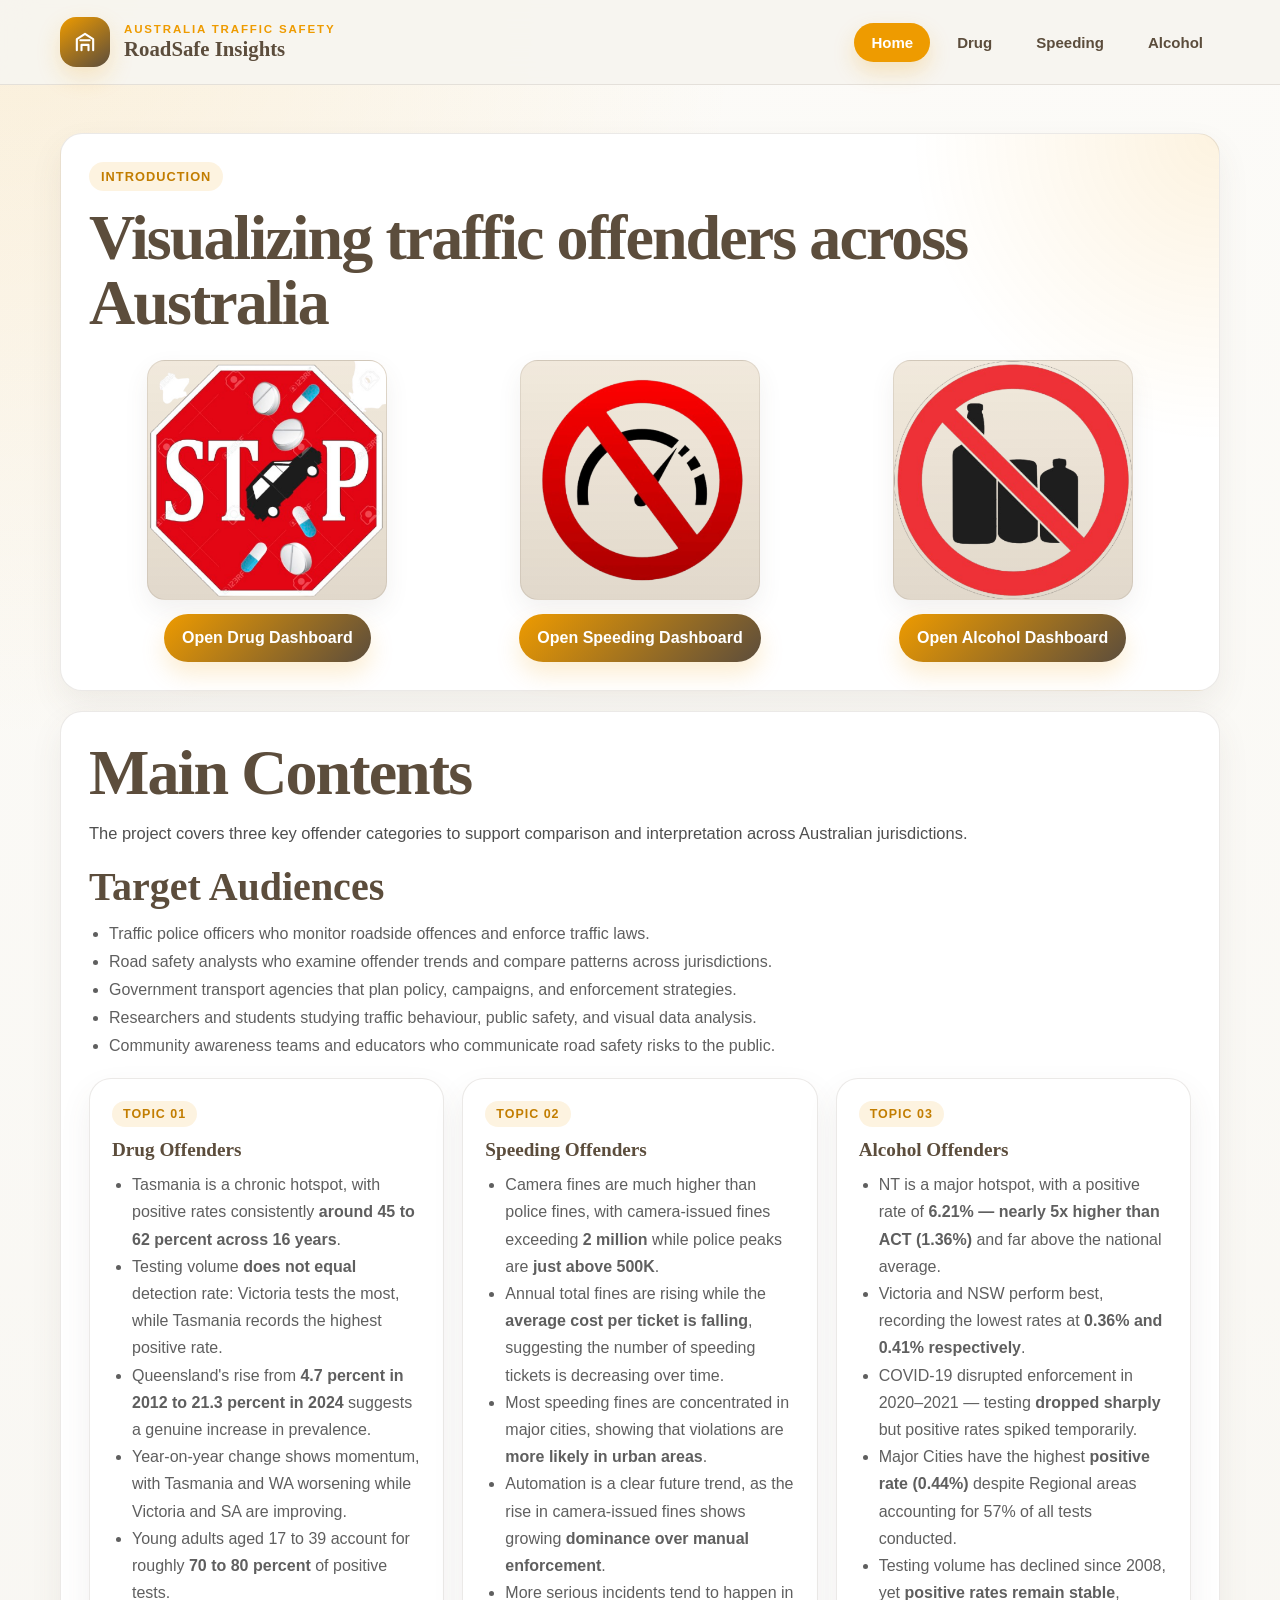
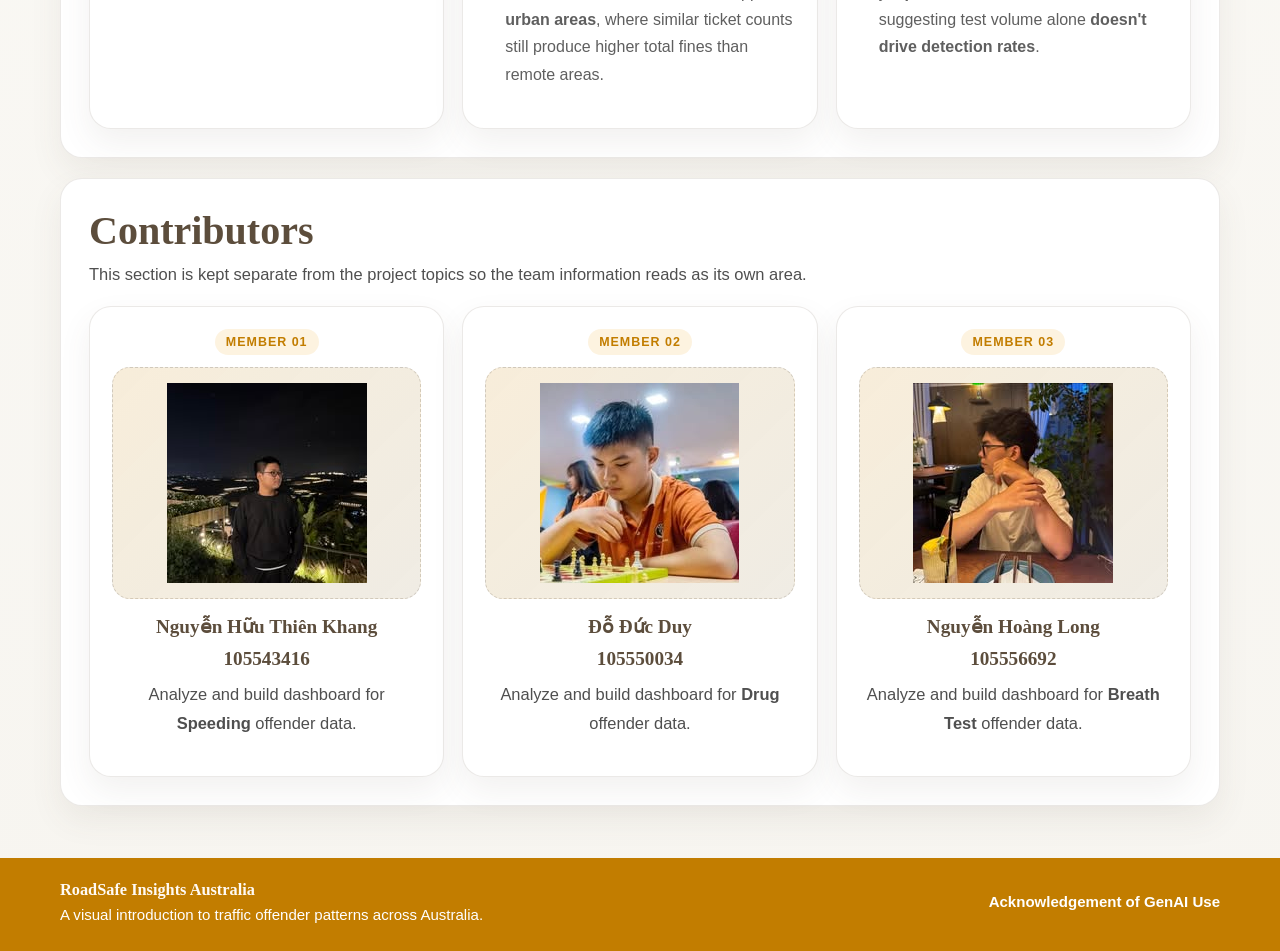
<file: index.html>
﻿<!DOCTYPE html>
<html lang="en">
<head>
  <meta charset="UTF-8" />
  <meta name="viewport" content="width=device-width, initial-scale=1.0" />
  <title>RoadSafe Insights Australia</title>
  <style>
    :root {
      --primary-color: #EE9B00;
      --primary-dark: #c27d00;
      --secondary-color: #5C4D3C;
      --body-bg: #F7F5F0;
      --card-bg: #FFFFFF;
      --text-color: #3D3D3D;
      --light-text: #7a7a7a;
      --line: rgba(92, 77, 60, 0.12);
      --shadow: 0 14px 32px rgba(92, 77, 60, 0.08);
      --radius: 22px;
    }

    * {
      box-sizing: border-box;
    }

    body {
      margin: 0;
      color: var(--text-color);
      font-family: "Segoe UI", Tahoma, Geneva, Verdana, sans-serif;
      background:
        radial-gradient(circle at top left, rgba(238, 155, 0, 0.12), transparent 26%),
        linear-gradient(180deg, #fcfbf8 0%, var(--body-bg) 100%);
    }

    a {
      color: inherit;
      text-decoration: none;
    }

    .site-header {
      position: sticky;
      top: 0;
      z-index: 20;
      background: rgba(247, 245, 240, 0.94);
      backdrop-filter: blur(16px);
      border-bottom: 1px solid var(--line);
    }

    .header-inner,
    .section-inner,
    .footer-inner {
      width: min(1160px, calc(100% - 40px));
      margin: 0 auto;
    }

    .header-inner {
      min-height: 84px;
      display: flex;
      align-items: center;
      justify-content: space-between;
      gap: 20px;
      padding: 12px 0;
    }

    .brand {
      display: flex;
      align-items: center;
      gap: 14px;
    }

    .logo-mark {
      width: 50px;
      height: 50px;
      flex: 0 0 auto;
      display: grid;
      place-items: center;
      border-radius: 16px;
      color: #fff;
      background: linear-gradient(145deg, var(--primary-color) 0%, var(--secondary-color) 100%);
      box-shadow: 0 10px 24px rgba(238, 155, 0, 0.2);
    }

    .logo-mark svg {
      width: 28px;
      height: 28px;
    }

    .brand-kicker {
      margin: 0 0 2px;
      font-size: 0.72rem;
      letter-spacing: 0.16em;
      text-transform: uppercase;
      color: var(--primary-color);
      font-weight: 700;
    }

    .brand-title {
      margin: 0;
      font-size: 1.3rem;
      font-family: Georgia, "Times New Roman", serif;
      color: var(--secondary-color);
    }

    .site-nav {
      display: flex;
      flex-wrap: wrap;
      gap: 10px;
    }

    .nav-link {
      padding: 10px 16px;
      border-radius: 999px;
      font-size: 0.94rem;
      font-weight: 700;
      color: var(--secondary-color);
      border: 1px solid transparent;
      transition: 0.2s ease;
    }

    .nav-link:hover,
    .nav-link:focus-visible {
      background: rgba(255, 255, 255, 0.7);
      border-color: var(--line);
    }

    .nav-link.active {
      color: #fff;
      background: var(--primary-color);
      box-shadow: 0 10px 22px rgba(238, 155, 0, 0.22);
    }

    main {
      padding: 28px 0 24px;
    }

    .section {
      padding-top: 20px;
    }

    .section-panel,
    .topic-card,
    .member-card {
      background: var(--card-bg);
      border: 1px solid var(--line);
      border-radius: var(--radius);
      box-shadow: var(--shadow);
    }

    .section-panel {
      padding: 28px;
    }

    .intro-panel {
      background:
        radial-gradient(circle at top right, rgba(238, 155, 0, 0.12), transparent 24%),
        var(--card-bg);
    }

    .intro-showcase {
      display: grid;
      grid-template-columns: repeat(3, minmax(0, 1fr));
      gap: 16px;
      margin-top: 24px;
    }

    .intro-showcase-item {
      display: grid;
      justify-items: center;
      gap: 14px;
    }

    .intro-media-card {
      width: min(100%, 240px);
      overflow: hidden;
      min-height: 150px;
      border-radius: 18px;
      border: 1px solid var(--line);
      background:
        linear-gradient(180deg, rgba(92, 77, 60, 0.02) 0%, rgba(92, 77, 60, 0.12) 100%),
        #f4ecdf;
      box-shadow: 0 10px 24px rgba(92, 77, 60, 0.08);
    }

    .intro-media-card img {
      width: 100%;
      height: 100%;
      object-fit: cover;
      display: block;
    }

    .intro-kicker,
    .topic-tag,
    .member-role {
      display: inline-flex;
      width: fit-content;
      padding: 7px 12px;
      border-radius: 999px;
      background: rgba(238, 155, 0, 0.12);
      color: var(--primary-dark);
      font-size: 0.8rem;
      font-weight: 700;
      letter-spacing: 0.08em;
      text-transform: uppercase;
    }

    .intro-kicker {
      margin-bottom: 14px;
    }

    h1,
    h2,
    h3,
    p {
      margin-top: 0;
    }

    h1 {
      margin-bottom: 14px;
      font-size: clamp(2.35rem, 5vw, 4rem);
      line-height: 1.02;
      letter-spacing: -0.03em;
      font-family: Georgia, "Times New Roman", serif;
      color: var(--secondary-color);
    }

    .intro-panel p,
    .section-heading p,
    .topic-card p,
    .member-card p {
      color: #5f5f5f;
      line-height: 1.75;
    }

    .audience-list {
      margin: 10px 0 0;
      padding-left: 20px;
      color: #5f5f5f;
      font-weight: 500;
      line-height: 1.75;
    }

    .topic-insight-list {
      margin: 0 0 18px;
      padding-left: 20px;
      color: #5f5f5f;
      font-weight: 500;
      line-height: 1.7;
    }

    .intro-actions {
      display: contents;
    }

    .button {
      display: inline-flex;
      align-items: center;
      justify-content: center;
      min-height: 48px;
      padding: 0 18px;
      border-radius: 999px;
      font-weight: 700;
      transition: transform 0.2s ease, box-shadow 0.2s ease;
    }

    .button:hover,
    .button:focus-visible {
      transform: translateY(-2px);
    }

    .button-primary {
      color: #fff;
      background: linear-gradient(135deg, var(--primary-color) 0%, var(--secondary-color) 100%);
      box-shadow: 0 12px 24px rgba(238, 155, 0, 0.18);
    }

    .button-secondary {
      color: var(--secondary-color);
      background: #fff;
      border: 1px solid var(--line);
    }

    .section-heading {
      margin-bottom: 18px;
    }

    .section-heading p {
      color: #4f4f4f;
      font-weight: 500;
      font-size: 1.03rem;
      line-height: 1.7;
    }

    .section-heading h2 {
      margin-bottom: 6px;
      font-size: 2.5rem;
      color: var(--secondary-color);
      font-family: Georgia, "Times New Roman", serif;
    }

    .topics-grid,
    .members-grid {
      display: grid;
      grid-template-columns: repeat(3, minmax(0, 1fr));
      gap: 18px;
    }

    .topic-card,
    .member-card {
      padding: 22px;
      min-height: 200px;
    }

    .member-card {
      display: flex;
      flex-direction: column;
      align-items: center;
    }

    .member-photo-slot {
      width: 100%;
      aspect-ratio: 4 / 3;
      margin-bottom: 16px;
      border: 1px dashed rgba(92, 77, 60, 0.22);
      border-radius: 18px;
      background:
        linear-gradient(135deg, rgba(238, 155, 0, 0.08), rgba(92, 77, 60, 0.05)),
        #f8f4ed;
      display: grid;
      place-items: center;
      color: #8f7f6b;
      font-size: 0.84rem;
      font-weight: 700;
      letter-spacing: 0.06em;
      text-transform: uppercase;
    }

    .topic-tag,
    .member-role {
      margin-bottom: 12px;
      padding: 6px 11px;
      font-size: 0.78rem;
    }

    .topic-card h3,
    .member-card h3 {
      margin-bottom: 10px;
      font-size: 1.2rem;
      color: var(--secondary-color);
      font-family: Georgia, "Times New Roman", serif;
    }

    .member-card h3,
    .member-card p {
      text-align: center;
    }

    .member-card p {
      color: #4f4f4f;
      font-size: 1.03rem;
      font-weight: 500;
    }

    .topic-card p {
      margin-bottom: 18px;
      flex: 1;
    }

    .card-link {
      font-weight: 700;
      color: var(--primary-color);
    }

    .card-link.disabled {
      color: #9a958d;
      pointer-events: none;
    }

    .site-footer {
      margin-top: 28px;
      background: var(--primary-dark);
      color: #fffaf4;
    }

    .footer-inner {
      padding: 22px 0 28px;
      display: flex;
      justify-content: space-between;
      gap: 20px;
      align-items: center;
    }

    .footer-title {
      margin: 0 0 6px;
      font-size: 1.02rem;
      font-family: Georgia, "Times New Roman", serif;
      font-weight: 700;
    }

    .footer-note {
      font-size: 0.94rem;
      color: #ffffff;
      font-weight: 400;
    }

    .footer-inner > .footer-note {
      font-weight: 700;
    }

    @media (max-width: 980px) {
      .intro-showcase,
      .topics-grid,
      .members-grid {
        grid-template-columns: 1fr;
      }

      .header-inner,
      .footer-inner {
        flex-direction: column;
        align-items: flex-start;
      }

      .site-nav {
        width: 100%;
        justify-content: flex-start;
      }
    }

    @media (max-width: 640px) {
      .header-inner,
      .section-inner,
      .footer-inner {
        width: min(100% - 28px, 1160px);
      }

      .section-panel,
      .topic-card,
      .member-card {
        padding: 20px;
      }

      .site-nav {
        gap: 8px;
      }

      .nav-link {
        width: 100%;
        text-align: center;
      }

      .intro-media-card {
        width: min(100%, 280px);
        min-height: 170px;
      }

      h1 {
        font-size: clamp(2rem, 12vw, 3.1rem);
      }
    }
  </style>
</head>
<body>
  <header class="site-header">
    <div class="header-inner">
      <a class="brand" href="./index.html">
        <div class="logo-mark" aria-hidden="true">
          <svg viewBox="0 0 24 24" fill="none">
            <path d="M5 19V9.5L12 5l7 4.5V19" stroke="currentColor" stroke-width="1.8" stroke-linecap="round" stroke-linejoin="round" />
            <path d="M9 19v-4.5h6V19" stroke="currentColor" stroke-width="1.8" stroke-linecap="round" stroke-linejoin="round" />
            <path d="M8 10.5h8" stroke="currentColor" stroke-width="1.8" stroke-linecap="round" />
          </svg>
        </div>
        <div>
          <p class="brand-kicker">Australia Traffic Safety</p>
          <h2 class="brand-title">RoadSafe Insights</h2>
        </div>
      </a>

      <nav class="site-nav" aria-label="Primary navigation">
        <a class="nav-link active" href="./index.html">Home</a>
        <a class="nav-link" href="./Drug/drug_dashboard.html">Drug</a>
        <a class="nav-link" href="./Speeding/speeding_dashboard.html">Speeding</a>
        <a class="nav-link" href="./breath/breath_dashboard.html">Alcohol</a>

      </nav>
    </div>
  </header>

  <main>
    <section class="section">
      <div class="section-inner">
        <div class="section-panel intro-panel">
          <div class="intro-kicker">Introduction</div>
          <h1>Visualizing traffic offenders across Australia</h1>
          <div class="intro-showcase" aria-label="Project topic previews">
            <div class="intro-showcase-item">
              <div class="intro-media-card">
                <img src="./images/drug.png" alt="Preview image for the drug offender dashboard" />
              </div>
              <a class="button button-primary" href="./Drug/drug_dashboard.html">Open Drug Dashboard</a>
            </div>
            <div class="intro-showcase-item">
              <div class="intro-media-card">
                <img src="./images/speeding.png" alt="Preview image for the speeding offender dashboard" />
              </div>
              <a class="button button-primary" href="./Speeding/speeding_dashboard.html">Open Speeding Dashboard</a>
            </div>
            <div class="intro-showcase-item">
              <div class="intro-media-card">
                <img src="./images/alcohol.png" alt="Preview image for the alcohol offender dashboard" />
              </div>
              <a class="button button-primary" href="./breath/breath_dashboard.html">Open Alcohol Dashboard</a>
            </div>
          </div>
        </div>
      </div>
    </section>

    <section class="section">
      <div class="section-inner">
        <div class="section-panel">
          <div class="section-heading">
            <h1>Main Contents</h1>
            <p>The project covers three key offender categories to support comparison and interpretation across Australian jurisdictions.</p>
            <h2>Target Audiences</h2>
            <ul class="audience-list">
              <li>Traffic police officers who monitor roadside offences and enforce traffic laws.</li>
              <li>Road safety analysts who examine offender trends and compare patterns across jurisdictions.</li>
              <li>Government transport agencies that plan policy, campaigns, and enforcement strategies.</li>
              <li>Researchers and students studying traffic behaviour, public safety, and visual data analysis.</li>
              <li>Community awareness teams and educators who communicate road safety risks to the public.</li>
            </ul>
          </div>

          <div class="topics-grid">
            <article class="topic-card">
              <div class="topic-tag">Topic 01</div>
              <h3>Drug Offenders</h3>
              <ul class="topic-insight-list">
                <li>Tasmania is a chronic hotspot, with positive rates consistently <strong>around 45 to 62 percent across 16 years</strong>.</li>
                <li>Testing volume <strong>does not equal</strong> detection rate: Victoria tests the most, while Tasmania records the highest positive rate.</li>
                <li>Queensland's rise from <strong>4.7 percent in 2012 to 21.3 percent in 2024</strong> suggests a genuine increase in prevalence.</li>
                <li>Year-on-year change shows momentum, with Tasmania and WA worsening while Victoria and SA are improving.</li>
                <li>Young adults aged 17 to 39 account for roughly <strong>70 to 80 percent</strong> of positive tests.</li>
              </ul>
            </article>

            <article class="topic-card">
              <div class="topic-tag">Topic 02</div>
              <h3>Speeding Offenders</h3>
              <ul class="topic-insight-list">
                <li>Camera fines are much higher than police fines, with camera-issued fines exceeding <strong>2 million</strong> while police peaks are <strong>just above 500K</strong>.</li>
                <li>Annual total fines are rising while the <strong>average cost per ticket is falling</strong>, suggesting the number of speeding tickets is decreasing over time.</li>
                <li>Most speeding fines are concentrated in major cities, showing that violations are <strong>more likely in urban areas</strong>.</li>
                <li>Automation is a clear future trend, as the rise in camera-issued fines shows growing <strong>dominance over manual enforcement</strong>.</li>
                <li>More serious incidents tend to happen in <strong>urban areas</strong>, where similar ticket counts still produce higher total fines than remote areas.</li>
              </ul>
            </article>

            <article class="topic-card">
              <div class="topic-tag">Topic 03</div>
              <h3>Alcohol Offenders</h3>
              <ul class="topic-insight-list">
                <li>NT is a major hotspot, with a positive rate of <strong>6.21% — nearly 5x higher than ACT (1.36%)</strong> and far above the national average.</li>
                <li>Victoria and NSW perform best, recording the lowest rates at <strong>0.36% and 0.41% respectively</strong>.</li>
                <li>COVID-19 disrupted enforcement in 2020–2021 — testing <strong>dropped sharply</strong> but positive rates spiked temporarily.</li>
                <li>Major Cities have the highest <strong>positive rate (0.44%)</strong> despite Regional areas accounting for 57% of all tests conducted.</li>
                <li>Testing volume has declined since 2008, yet <strong>positive rates remain stable</strong>, suggesting test volume alone <strong>doesn't drive detection rates</strong>.</li>
              </ul>
            </article>
          </div>
        </div>
      </div>
    </section>

    <section class="section">
      <div class="section-inner">
        <div class="section-panel">
          <div class="section-heading">
            <h2>Contributors</h2>
            <p>This section is kept separate from the project topics so the team information reads as its own area.</p>
          </div>

          <div class="members-grid">
            <article class="member-card">
              <div class="member-role">Member 01</div>
              <div class="member-photo-slot">
                <img src="images/khang.jpg" alt="Khang">
              </div>
              <h3>Nguyễn Hữu Thiên Khang</h3> 
              <h3>105543416</h3>
              <p>Analyze and build dashboard for <strong>Speeding</strong> offender data.</p>
            </article>

            <article class="member-card">
              <div class="member-role">Member 02</div>
              <div class="member-photo-slot">
                <img src="images/duy.jpg" alt="Duy">
              </div>
              <h3>Đỗ Đức Duy</h3> 
              <h3>105550034</h3>
              <p>Analyze and build dashboard for <strong>Drug</strong> offender data.</p>
            </article>

            <article class="member-card">
              <div class="member-role">Member 03</div>
              <div class="member-photo-slot">
                <img src="images/long.jpg" alt="Long">
              </div>
              <h3>Nguyễn Hoàng Long</h3> 
              <h3>105556692</h3>
              <p>Analyze and build dashboard for <strong>Breath Test</strong> offender data.</p>
            </article>
          </div>
        </div>
      </div>
    </section>
  </main>

  <footer class="site-footer">
    <div class="footer-inner">
      <div>
        <h3 class="footer-title">RoadSafe Insights Australia</h3>
        <div class="footer-note">A visual introduction to traffic offender patterns across Australia.</div>
      </div>
      <div class="footer-note">Acknowledgement of GenAI Use</div>
    </div>
  </footer>
</body>
</html>
</file>
